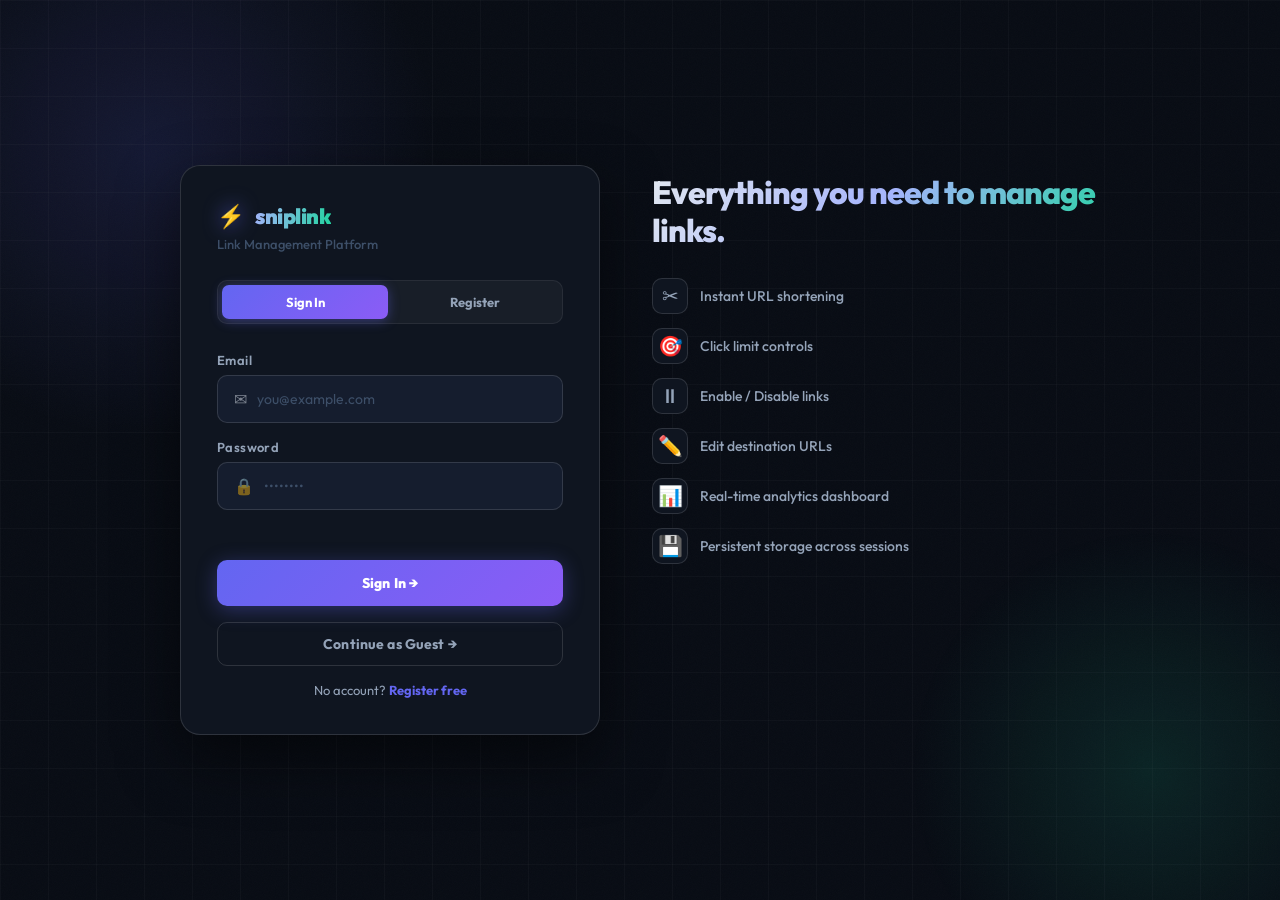
<file: index.html>
<!DOCTYPE html>
<html lang="en">
<head>
  <meta charset="UTF-8"/>
  <meta name="viewport" content="width=device-width, initial-scale=1.0"/>
  <title>sniplink — Link Management Platform</title>
  <link rel="preconnect" href="https://fonts.googleapis.com"/>
  <link href="https://fonts.googleapis.com/css2?family=Outfit:wght@300;400;500;600;700;800;900&family=JetBrains+Mono:wght@400;500;600&display=swap" rel="stylesheet"/>
  <link rel="stylesheet" href="styles.css"/>
</head>
<body>

<div class="noise"></div>
<div class="grid-bg"></div>
<div id="toast"></div>

<!-- ══════════════════════════════════════
     AUTH SCREEN
══════════════════════════════════════ -->
<div id="auth-screen" class="screen active">
  <div class="auth-wrap">

    <div class="auth-card">
      <div class="auth-brand">
        <span class="bolt">⚡</span>
        <span class="brand-name">sniplink</span>
      </div>
      <p class="auth-sub">Link Management Platform</p>

      <div class="auth-tabs">
        <button class="auth-tab active" id="tab-login"    onclick="switchAuthTab('login')">Sign In</button>
        <button class="auth-tab"        id="tab-register" onclick="switchAuthTab('register')">Register</button>
      </div>

      <!-- LOGIN FORM -->
      <div id="form-login" class="auth-form active">
        <div class="fg">
          <label class="fl">Email</label>
          <div class="fw">
            <span class="fi">✉</span>
            <input id="login-email" type="email" placeholder="you@example.com" class="fi-input"
              onkeydown="if(event.key==='Enter')doLogin()"/>
          </div>
        </div>
        <div class="fg">
          <label class="fl">Password</label>
          <div class="fw">
            <span class="fi">🔒</span>
            <input id="login-pass" type="password" placeholder="••••••••" class="fi-input"
              onkeydown="if(event.key==='Enter')doLogin()"/>
          </div>
        </div>
        <div id="login-err" class="form-err"></div>
        <button class="btn-primary full" onclick="doLogin()">Sign In →</button>
        <button class="btn-guest full" onclick="continueAsGuest()">Continue as Guest →</button>
        <p class="auth-switch">No account? <a onclick="switchAuthTab('register')">Register free</a></p>
      </div>

      <!-- REGISTER FORM -->
      <div id="form-register" class="auth-form">
        <div class="fg">
          <label class="fl">Full Name</label>
          <div class="fw">
            <span class="fi">👤</span>
            <input id="reg-name" type="text" placeholder="Your Name" class="fi-input"
              onkeydown="if(event.key==='Enter')doRegister()"/>
          </div>
        </div>
        <div class="fg">
          <label class="fl">Email</label>
          <div class="fw">
            <span class="fi">✉</span>
            <input id="reg-email" type="email" placeholder="you@example.com" class="fi-input"
              onkeydown="if(event.key==='Enter')doRegister()"/>
          </div>
        </div>
        <div class="fg">
          <label class="fl">Password <span class="opt">(min 6 chars)</span></label>
          <div class="fw">
            <span class="fi">🔒</span>
            <input id="reg-pass" type="password" placeholder="••••••••" class="fi-input"
              onkeydown="if(event.key==='Enter')doRegister()"/>
          </div>
        </div>
        <div id="reg-err" class="form-err"></div>
        <button class="btn-primary full" onclick="doRegister()">Create Account →</button>
        <p class="auth-switch">Have an account? <a onclick="switchAuthTab('login')">Sign in</a></p>
      </div>
    </div>

    <div class="auth-promo">
      <h2 class="promo-title">Everything you need to manage links.</h2>
      <div class="promo-list">
        <div class="pf"><span class="pf-icon">✂</span><span>Instant URL shortening</span></div>
        <div class="pf"><span class="pf-icon">🎯</span><span>Click limit controls</span></div>
        <div class="pf"><span class="pf-icon">⏸</span><span>Enable / Disable links</span></div>
        <div class="pf"><span class="pf-icon">✏️</span><span>Edit destination URLs</span></div>
        <div class="pf"><span class="pf-icon">📊</span><span>Real-time analytics dashboard</span></div>
        <div class="pf"><span class="pf-icon">💾</span><span>Persistent storage across sessions</span></div>
      </div>
    </div>

  </div>
</div>

<!-- ══════════════════════════════════════
     BLOCKED / EXPIRED SCREEN
══════════════════════════════════════ -->
<div id="redirect-screen" class="screen">
  <div class="redirect-box">
    <div id="rd-icon" class="rd-icon">🚫</div>
    <h2 id="rd-title" class="rd-title">Link Unavailable</h2>
    <p  id="rd-msg"   class="rd-msg">This link is no longer active.</p>
    <button class="btn-primary" onclick="showScreen('app-screen')">← Back to Dashboard</button>
  </div>
</div>

<!-- ══════════════════════════════════════
     MAIN APP SCREEN
══════════════════════════════════════ -->
<div id="app-screen" class="screen">

  <!-- HEADER -->
  <header class="app-header">
    <div class="hd-brand">
      <span class="bolt">⚡</span>
      <span class="brand-name">sniplink</span>
    </div>
    <nav class="hd-nav">
      <button class="nav-tab" id="nav-dashboard" onclick="switchAppTab('dashboard')">Dashboard</button>
      <button class="nav-tab" id="nav-create"    onclick="switchAppTab('create')">+ New Link</button>
    </nav>
    <div class="hd-right">
      <div class="user-chip">
        <span class="user-av" id="user-av">A</span>
        <span class="user-nm" id="user-nm">User</span>
      </div>
      <button class="btn-logout" onclick="doLogout()">Logout</button>
    </div>
  </header>

  <!-- ── CREATE PANEL ── -->
  <div class="panel" id="panel-create">
    <div class="panel-inner">

      <div class="panel-hero">
        <h1 class="panel-title">Create New Link</h1>
        <p  class="panel-sub">Shorten, control, and track your links with precision.</p>
      </div>

      <div class="create-card">
        <div class="fg">
          <label class="fl">Destination URL <span class="req">*</span></label>
          <div class="fw">
            <span class="fi">🔗</span>
            <input id="c-url" type="text" placeholder="https://your-long-url.com" class="fi-input"
              onkeydown="if(event.key==='Enter')createLink()"/>
          </div>
        </div>
        <div class="two-col">
          <div class="fg">
            <label class="fl">Custom Slug <span class="opt">(optional)</span></label>
            <div class="fw">
              <span class="fi mono-fi">snip/</span>
              <input id="c-slug" type="text" placeholder="my-link" class="fi-input mono-in"/>
            </div>
          </div>
          <div class="fg">
            <label class="fl">Click Limit <span class="opt">(optional)</span></label>
            <div class="fw">
              <span class="fi">🎯</span>
              <input id="c-limit" type="number" min="1" placeholder="e.g. 100" class="fi-input"/>
            </div>
          </div>
        </div>
        <div id="create-err" class="form-err"></div>
        <button class="btn-primary" onclick="createLink()">Generate Short Link →</button>
      </div>

      <!-- Result after creating -->
      <div id="create-result" class="result-card" style="display:none;">
        <div class="result-badge">✓ Link Created!</div>
        <div class="result-url-row">
          <span id="res-url" class="res-url"></span>
          <div class="result-btns">
            <button class="btn-copy-res" id="btn-copy-res" onclick="copyResult()">⎘ Copy</button>
            <button class="btn-visit-res" id="btn-visit-res" onclick="visitResult()">Visit →</button>
          </div>
        </div>
        <div id="res-orig" class="res-orig"></div>
      </div>

    </div>
  </div>

  <!-- ── DASHBOARD PANEL ── -->
  <div class="panel" id="panel-dashboard">
    <div class="panel-inner">

      <!-- Stats -->
      <div class="stats-grid">
        <div class="stat-card">
          <div class="sc-val" id="st-total">0</div>
          <div class="sc-key">Total Links</div>
        </div>
        <div class="stat-card c-green">
          <div class="sc-val" id="st-active">0</div>
          <div class="sc-key">Active</div>
        </div>
        <div class="stat-card c-blue">
          <div class="sc-val" id="st-clicks">0</div>
          <div class="sc-key">Total Clicks</div>
        </div>
        <div class="stat-card c-red">
          <div class="sc-val" id="st-expired">0</div>
          <div class="sc-key">Expired</div>
        </div>
      </div>

      <!-- Toolbar -->
      <div class="dash-toolbar">
        <div class="dt-left">
          <h2 class="dash-title">Your Links</h2>
          <span class="dash-count" id="dash-count">0 links</span>
        </div>
        <div class="dt-right">
          <select class="flt-sel" id="filter-sel" onchange="filterLinks(this.value)">
            <option value="all">All Links</option>
            <option value="active">Active</option>
            <option value="disabled">Disabled</option>
            <option value="expired">Expired</option>
          </select>
          <button class="btn-new" onclick="switchAppTab('create')">+ New</button>
        </div>
      </div>

      <div id="links-list"></div>

    </div>
  </div>

</div><!-- /app-screen -->

<!-- ══════════════════════════════════════
     EDIT MODAL
══════════════════════════════════════ -->
<div id="edit-modal" class="modal-overlay" onclick="closeModal(event)">
  <div class="modal-box">
    <div class="modal-hd">
      <h3 class="modal-title">Edit Link</h3>
      <button class="modal-x" onclick="closeModalDirect()">✕</button>
    </div>
    <input type="hidden" id="edit-code"/>
    <div class="fg">
      <label class="fl">New Destination URL</label>
      <div class="fw">
        <span class="fi">🔗</span>
        <input id="edit-url" type="text" placeholder="https://new-destination.com" class="fi-input"/>
      </div>
    </div>
    <div class="fg">
      <label class="fl">Click Limit <span class="opt">(leave empty = unlimited)</span></label>
      <div class="fw">
        <span class="fi">🎯</span>
        <input id="edit-limit" type="number" min="1" placeholder="e.g. 100" class="fi-input"/>
      </div>
    </div>
    <div id="edit-err" class="form-err"></div>
    <div class="modal-actions">
      <button class="btn-ghost" onclick="closeModalDirect()">Cancel</button>
      <button class="btn-primary" onclick="saveEdit()">Save Changes</button>
    </div>
  </div>
</div>

<!-- ══════════════════════════════════════
     JAVASCRIPT
══════════════════════════════════════ -->
<script>
/* ─────────────────────────────────────────
   CONSTANTS
───────────────────────────────────────── */
const USERS_KEY   = 'sniplink-v2-users';
const SESSION_KEY = 'sniplink-v2-session';
const LINKS_KEY   = 'sniplink-v2-links';
const BASE        = 'https://snip.ly/';
const SHORT_BASE  = 'snip.ly/';

let currentUser  = null;
let allLinks     = [];
let activeFilter = 'all';
let justCreated  = null;

/* ─────────────────────────────────────────
   STORAGE HELPERS
───────────────────────────────────────── */
const getUsers     = ()  => JSON.parse(localStorage.getItem(USERS_KEY)   || '[]');
const saveUsers    = (u) => localStorage.setItem(USERS_KEY,   JSON.stringify(u));
const getSession   = ()  => JSON.parse(localStorage.getItem(SESSION_KEY) || 'null');
const saveSession  = (s) => localStorage.setItem(SESSION_KEY, JSON.stringify(s));
const clearSession = ()  => localStorage.removeItem(SESSION_KEY);

function loadLinks() {
  const all = JSON.parse(localStorage.getItem(LINKS_KEY) || '[]');
  allLinks = currentUser ? all.filter(l => l.owner === currentUser.email) : [];
}
function saveLinks() {
  const all    = JSON.parse(localStorage.getItem(LINKS_KEY) || '[]');
  const others = all.filter(l => l.owner !== currentUser.email);
  localStorage.setItem(LINKS_KEY, JSON.stringify([...others, ...allLinks]));
}

/* ─────────────────────────────────────────
   UTILITIES
───────────────────────────────────────── */
function genCode() {
  const c = 'abcdefghijklmnopqrstuvwxyzABCDEFGHIJKLMNOPQRSTUVWXYZ0123456789';
  return Array.from({length: 6}, () => c[Math.floor(Math.random() * c.length)]).join('');
}
function isUrl(s) {
  try { const u = new URL(s); return u.protocol === 'http:' || u.protocol === 'https:'; }
  catch { return false; }
}
function esc(s) {
  return String(s)
    .replace(/&/g,'&amp;').replace(/</g,'&lt;')
    .replace(/>/g,'&gt;').replace(/"/g,'&quot;');
}
function trunc(s, n) { return s.length > n ? s.slice(0, n) + '…' : s; }
function fmtDate(iso) {
  if (!iso) return '—';
  const d = new Date(iso);
  return d.toLocaleDateString('en-US', {month:'short', day:'numeric', year:'numeric'})
       + ' ' + d.toLocaleTimeString('en-US', {hour:'2-digit', minute:'2-digit'});
}
function timeAgo(iso) {
  if (!iso) return 'Never';
  const m = Math.floor((Date.now() - new Date(iso)) / 60000);
  if (m < 1)  return 'Just now';
  if (m < 60) return `${m}m ago`;
  const h = Math.floor(m / 60);
  if (h < 24) return `${h}h ago`;
  return `${Math.floor(h / 24)}d ago`;
}

/* ─────────────────────────────────────────
   TOAST
───────────────────────────────────────── */
let toastTimer;
function toast(msg, type = 'ok') {
  const el = document.getElementById('toast');
  el.textContent = (type === 'ok' ? '✓ ' : type === 'err' ? '✕ ' : 'ℹ ') + msg;
  el.className = 'show t-' + type;
  clearTimeout(toastTimer);
  toastTimer = setTimeout(() => el.className = '', 2800);
}

/* ─────────────────────────────────────────
   SCREEN MANAGEMENT
───────────────────────────────────────── */
function showScreen(id) {
  document.querySelectorAll('.screen').forEach(s => s.classList.remove('active'));
  document.getElementById(id).classList.add('active');
}

/* ─────────────────────────────────────────
   AUTH TAB SWITCH
───────────────────────────────────────── */
function switchAuthTab(tab) {
  ['login', 'register'].forEach(t => {
    document.getElementById('tab-'  + t).classList.toggle('active', t === tab);
    document.getElementById('form-' + t).classList.toggle('active', t === tab);
  });
  document.getElementById('login-err').textContent = '';
  document.getElementById('reg-err').textContent   = '';
}

/* ─────────────────────────────────────────
   REGISTER
───────────────────────────────────────── */
function doRegister() {
  const name  = document.getElementById('reg-name').value.trim();
  const email = document.getElementById('reg-email').value.trim().toLowerCase();
  const pass  = document.getElementById('reg-pass').value;
  const err   = document.getElementById('reg-err');
  err.textContent = '';

  if (!name)                          return err.textContent = 'Please enter your name.';
  if (!email || !email.includes('@')) return err.textContent = 'Please enter a valid email.';
  if (pass.length < 6)                return err.textContent = 'Password must be at least 6 characters.';

  const users = getUsers();
  const existing = users.find(u => u.email === email);

  if (existing) {
    // If password matches, just log them in
    if (existing.password === btoa(pass)) {
      currentUser = existing;
      saveSession({ email: existing.email, name: existing.name });
      toast('Welcome back, ' + existing.name + '!', 'ok');
      initApp();
      return;
    }
    return err.textContent = 'Wrong password for this email. Try signing in instead.';
  }

  const user = { name, email, password: btoa(pass), createdAt: new Date().toISOString() };
  users.push(user);
  saveUsers(users);
  currentUser = user;
  saveSession({ email: user.email, name: user.name });
  toast('Welcome, ' + name + '!', 'ok');
  initApp();
}

function continueAsGuest() {
  const guestName = 'Guest';
  const guestEmail = 'guest@sniplink.local';
  const users = getUsers();
  let guest = users.find(u => u.email === guestEmail);
  if (!guest) {
    guest = { name: guestName, email: guestEmail, password: btoa('guest123'), createdAt: new Date().toISOString() };
    users.push(guest);
    saveUsers(users);
  }
  currentUser = guest;
  saveSession({ email: guest.email, name: guest.name });
  toast('Continuing as Guest', 'info');
  initApp();
}

/* ─────────────────────────────────────────
   LOGIN
───────────────────────────────────────── */
function doLogin() {
  const email = document.getElementById('login-email').value.trim().toLowerCase();
  const pass  = document.getElementById('login-pass').value;
  const err   = document.getElementById('login-err');
  err.textContent = '';

  if (!email) return err.textContent = 'Please enter your email.';
  if (!pass)  return err.textContent = 'Please enter your password.';

  const user = getUsers().find(u => u.email === email && u.password === btoa(pass));
  if (!user)  return err.textContent = 'Invalid email or password.';

  currentUser = user;
  saveSession({ email: user.email, name: user.name });
  initApp();
}

/* ─────────────────────────────────────────
   LOGOUT
───────────────────────────────────────── */
function doLogout() {
  currentUser  = null;
  allLinks     = [];
  activeFilter = 'all';
  clearSession();
  ['login-email','login-pass','reg-name','reg-email','reg-pass']
    .forEach(id => document.getElementById(id).value = '');
  document.getElementById('login-err').textContent = '';
  document.getElementById('reg-err').textContent   = '';
  switchAuthTab('login');
  showScreen('auth-screen');
  toast('Logged out successfully.', 'info');
}

/* ─────────────────────────────────────────
   INIT APP  (called after login / session restore)
───────────────────────────────────────── */
function initApp() {
  document.getElementById('user-nm').textContent = currentUser.name;
  document.getElementById('user-av').textContent = currentUser.name.charAt(0).toUpperCase();
  loadLinks();
  // Show app screen first so panels exist in DOM
  showScreen('app-screen');
  // Reset both panels to a known state, then activate dashboard
  document.getElementById('panel-create').classList.remove('active');
  document.getElementById('panel-dashboard').classList.remove('active');
  document.getElementById('nav-create').classList.remove('active');
  document.getElementById('nav-dashboard').classList.remove('active');
  switchAppTab('dashboard');
}

/* ─────────────────────────────────────────
   APP TAB SWITCH
───────────────────────────────────────── */
function switchAppTab(tab) {
  ['dashboard', 'create'].forEach(t => {
    document.getElementById('nav-'   + t).classList.toggle('active', t === tab);
    document.getElementById('panel-' + t).classList.toggle('active', t === tab);
  });
  if (tab === 'create') {
    document.getElementById('create-result').style.display = 'none';
    document.getElementById('create-err').textContent      = '';
  }
  if (tab === 'dashboard') renderDashboard();
}

/* ─────────────────────────────────────────
   CREATE LINK
───────────────────────────────────────── */
function createLink() {
  const rawUrl = document.getElementById('c-url').value.trim();
  const slug   = document.getElementById('c-slug').value.trim().replace(/\s+/g, '');
  const limitV = document.getElementById('c-limit').value.trim();
  const errEl  = document.getElementById('create-err');
  errEl.textContent = '';

  if (!rawUrl) return errEl.textContent = 'Please enter a destination URL.';
  const url = /^https?:\/\//i.test(rawUrl) ? rawUrl : 'https://' + rawUrl;
  if (!isUrl(url)) return errEl.textContent = 'Please enter a valid URL (must start with http/https).';

  const limit = limitV ? parseInt(limitV) : null;
  if (limitV && (isNaN(limit) || limit < 1))
    return errEl.textContent = 'Click limit must be a positive number.';

  const allStored = JSON.parse(localStorage.getItem(LINKS_KEY) || '[]');
  const code = slug || genCode();
  if (allStored.find(l => l.code === code))
    return errEl.textContent = slug ? 'That slug is already taken. Try another.' : 'Code collision — please retry.';

  const link = {
    code,
    owner:       currentUser.email,
    original:    url,
    short:       BASE + code,
    clicks:      0,
    limit:       limit,
    enabled:     true,
    createdAt:   new Date().toISOString(),
    lastAccessed: null
  };

  allLinks.unshift(link);
  saveLinks();
  justCreated = code;

  // Show result card
  document.getElementById('res-url').textContent   = SHORT_BASE + code;
  document.getElementById('res-orig').textContent  = '→ ' + trunc(url, 65);
  document.getElementById('btn-copy-res').textContent  = '⎘ Copy';
  document.getElementById('btn-visit-res').textContent = 'Visit →';
  document.getElementById('create-result').style.display = 'flex';

  // Clear inputs
  document.getElementById('c-url').value   = '';
  document.getElementById('c-slug').value  = '';
  document.getElementById('c-limit').value = '';

  toast('Short link created!');
  renderDashboard();
}

function copyResult() {
  const link = allLinks.find(l => l.code === justCreated);
  if (!link) return;
  navigator.clipboard.writeText(link.short).catch(() => {});
  document.getElementById('btn-copy-res').textContent = '✓ Copied';
  setTimeout(() => document.getElementById('btn-copy-res').textContent = '⎘ Copy', 1800);
  toast('Copied to clipboard!');
}

function visitResult() {
  const link = allLinks.find(l => l.code === justCreated);
  if (!link) return;
  if (!link.enabled)   { toast('This link is currently disabled.', 'err'); return; }
  if (isExpired(link)) { toast('This link has reached its click limit.', 'err'); return; }
  link.clicks++;
  link.lastAccessed = new Date().toISOString();
  saveLinks();
  renderDashboard();
  const btn = document.getElementById('btn-visit-res');
  btn.textContent = 'Opening…';
  setTimeout(() => { window.open(link.original, '_blank'); btn.textContent = 'Visit →'; }, 400);
  toast('Opening in new tab!');
}

/* ─────────────────────────────────────────
   LINK STATUS
───────────────────────────────────────── */
function isExpired(l) {
  return l.limit !== null && l.limit !== undefined && l.clicks >= l.limit;
}
function getStatus(l) {
  if (isExpired(l))  return 'expired';
  if (!l.enabled)    return 'disabled';
  return 'active';
}

/* ─────────────────────────────────────────
   VISIT LINK  (from dashboard)
───────────────────────────────────────── */
function visitLink(code) {
  const l = allLinks.find(x => x.code === code);
  if (!l) return;

  if (!l.enabled) {
    showRedirect('🔴', 'Link Disabled', 'This link has been disabled by its owner.');
    return;
  }
  if (isExpired(l)) {
    showRedirect('⏱', 'Click Limit Reached',
      `This link expired after ${l.limit} click${l.limit !== 1 ? 's' : ''}.`);
    return;
  }

  l.clicks++;
  l.lastAccessed = new Date().toISOString();
  saveLinks();
  renderDashboard();

  const btn = document.getElementById('vb-' + code);
  if (btn) { btn.textContent = '…'; setTimeout(() => { if (btn) btn.textContent = 'Visit →'; }, 700); }
  setTimeout(() => window.open(l.original, '_blank'), 300);
  toast(`Opened! (${l.clicks} click${l.clicks !== 1 ? 's' : ''})`);
}

function showRedirect(icon, title, msg) {
  document.getElementById('rd-icon').textContent  = icon;
  document.getElementById('rd-title').textContent = title;
  document.getElementById('rd-msg').textContent   = msg;
  showScreen('redirect-screen');
}

/* ─────────────────────────────────────────
   TOGGLE ENABLE / DISABLE
───────────────────────────────────────── */
function toggleLink(code) {
  const l = allLinks.find(x => x.code === code);
  if (!l) return;
  if (isExpired(l)) { toast('Cannot toggle an expired link.', 'err'); return; }
  l.enabled = !l.enabled;
  saveLinks();
  renderDashboard();
  toast(l.enabled ? 'Link enabled.' : 'Link disabled.', l.enabled ? 'ok' : 'info');
}

/* ─────────────────────────────────────────
   DELETE LINK
───────────────────────────────────────── */
function deleteLink(code) {
  if (!confirm('Delete this link? This cannot be undone.')) return;
  allLinks = allLinks.filter(l => l.code !== code);
  saveLinks();
  renderDashboard();
  toast('Link deleted.', 'err');
}

/* ─────────────────────────────────────────
   COPY LINK  (dashboard)
───────────────────────────────────────── */
function copyLink(code, btn) {
  const l = allLinks.find(x => x.code === code);
  if (!l) return;
  navigator.clipboard.writeText(l.short).catch(() => {});
  const orig = btn.textContent;
  btn.textContent = '✓';
  setTimeout(() => btn.textContent = orig, 1600);
  toast('Copied to clipboard!');
}

/* ─────────────────────────────────────────
   EDIT MODAL
───────────────────────────────────────── */
function openEdit(code) {
  const l = allLinks.find(x => x.code === code);
  if (!l) return;
  document.getElementById('edit-code').value  = code;
  document.getElementById('edit-url').value   = l.original;
  document.getElementById('edit-limit').value = l.limit || '';
  document.getElementById('edit-err').textContent = '';
  document.getElementById('edit-modal').classList.add('open');
}
function closeModal(e) {
  if (e.target === document.getElementById('edit-modal')) closeModalDirect();
}
function closeModalDirect() {
  document.getElementById('edit-modal').classList.remove('open');
}
function saveEdit() {
  const code   = document.getElementById('edit-code').value;
  const rawUrl = document.getElementById('edit-url').value.trim();
  const limitV = document.getElementById('edit-limit').value.trim();
  const errEl  = document.getElementById('edit-err');
  errEl.textContent = '';

  if (!rawUrl) return errEl.textContent = 'Destination URL cannot be empty.';
  const url = /^https?:\/\//i.test(rawUrl) ? rawUrl : 'https://' + rawUrl;
  if (!isUrl(url)) return errEl.textContent = 'Please enter a valid URL.';

  const limit = limitV ? parseInt(limitV) : null;
  if (limitV && (isNaN(limit) || limit < 1))
    return errEl.textContent = 'Click limit must be a positive number.';

  const l = allLinks.find(x => x.code === code);
  if (!l) return;

  l.original = url;
  l.short    = BASE + code;
  l.limit    = limit;
  // If new limit is higher than current clicks, allow re-enabling
  if (limit === null || l.clicks < limit) { /* keep enabled state */ }

  saveLinks();
  renderDashboard();
  closeModalDirect();
  toast('Link updated successfully!');
}

/* ─────────────────────────────────────────
   FILTER
───────────────────────────────────────── */
function filterLinks(val) {
  activeFilter = val;
  renderDashboard();
}

/* ─────────────────────────────────────────
   RENDER DASHBOARD
───────────────────────────────────────── */
function renderDashboard() {
  const totalClicks  = allLinks.reduce((s, l) => s + l.clicks, 0);
  const activeCount  = allLinks.filter(l => getStatus(l) === 'active').length;
  const expiredCount = allLinks.filter(l => isExpired(l)).length;

  document.getElementById('st-total').textContent   = allLinks.length;
  document.getElementById('st-active').textContent  = activeCount;
  document.getElementById('st-clicks').textContent  = totalClicks;
  document.getElementById('st-expired').textContent = expiredCount;

  let filtered = allLinks;
  if (activeFilter === 'active')   filtered = allLinks.filter(l => getStatus(l) === 'active');
  if (activeFilter === 'disabled') filtered = allLinks.filter(l => getStatus(l) === 'disabled');
  if (activeFilter === 'expired')  filtered = allLinks.filter(l => isExpired(l));

  document.getElementById('dash-count').textContent =
    `${filtered.length} link${filtered.length !== 1 ? 's' : ''}`;

  const container = document.getElementById('links-list');
  const maxClicks = Math.max(...allLinks.map(l => l.clicks), 1);

  if (allLinks.length === 0) {
    container.innerHTML = `
      <div class="empty-st">
        <div class="empty-ic">✂</div>
        <div class="empty-tt">No links yet</div>
        <p class="empty-sb">Create your first shortened link to get started.</p>
        <button class="btn-primary" onclick="switchAppTab('create')">+ Create First Link</button>
      </div>`;
    return;
  }

  if (filtered.length === 0) {
    container.innerHTML = `
      <div class="empty-st">
        <div class="empty-ic">🔍</div>
        <div class="empty-tt">No links match this filter</div>
      </div>`;
    return;
  }

  container.innerHTML = filtered.map((l, i) => {
    const st       = getStatus(l);
    const expired  = isExpired(l);
    const pct      = Math.round((l.clicks / maxClicks) * 100);
    const limitPct = l.limit ? Math.min(100, Math.round((l.clicks / l.limit) * 100)) : 0;

    return `
    <div class="lc st-${st}" style="animation-delay:${i * 45}ms">

      <div class="lc-top">
        <div class="lc-left">
          <div class="lc-short-row">
            <span class="lc-short">${esc(SHORT_BASE + l.code)}</span>
            <button class="ic-btn" onclick="copyLink('${esc(l.code)}', this)" title="Copy short link">⎘</button>
            <span class="st-badge bd-${st}">${st}</span>
            ${l.limit ? `<span class="limit-badge">🎯 ${l.clicks}/${l.limit}</span>` : ''}
          </div>
          <div class="lc-orig" title="${esc(l.original)}">${esc(trunc(l.original, 72))}</div>
        </div>
        <div class="lc-right">
          <div class="clicks-block">
            <div class="ck-num">${l.clicks}</div>
            <div class="ck-lbl">click${l.clicks !== 1 ? 's' : ''}</div>
          </div>
        </div>
      </div>

      ${l.limit
        ? `<div class="prog-wrap">
             <div class="prog-fill ${limitPct >= 100 ? 'prog-full' : ''}" style="width:${limitPct}%"></div>
           </div>
           <div class="prog-lbl">${l.clicks} / ${l.limit} clicks used${limitPct >= 100 ? ' — LIMIT REACHED' : ''}</div>`
        : `<div class="prog-wrap">
             <div class="prog-fill prog-neutral" style="width:${pct}%"></div>
           </div>`
      }

      <div class="lc-meta">
        <span class="meta-item">📅 Created: <b>${fmtDate(l.createdAt)}</b></span>
        <span class="meta-item">🕐 Last accessed: <b>${timeAgo(l.lastAccessed)}</b></span>
      </div>

      <div class="lc-actions">
        <button
          class="btn-visit-card ${expired ? 'btn-expired' : ''}"
          id="vb-${esc(l.code)}"
          onclick="visitLink('${esc(l.code)}')"
          ${expired ? 'disabled' : ''}>
          ${expired ? '⏱ Expired' : 'Visit →'}
        </button>
        <button
          class="btn-toggle ${l.enabled && !expired ? 'btn-dis' : 'btn-en'}"
          onclick="toggleLink('${esc(l.code)}')"
          ${expired ? 'disabled' : ''}>
          ${l.enabled && !expired ? 'Disable' : 'Enable'}
        </button>
        <button class="btn-edit-sm"  onclick="openEdit('${esc(l.code)}')">✏ Edit</button>
        <button class="btn-del-sm"   onclick="deleteLink('${esc(l.code)}')">✕ Delete</button>
      </div>

    </div>`;
  }).join('');
}

/* ─────────────────────────────────────────
   BOOT  — restore session or show auth
───────────────────────────────────────── */
function boot() {
  try {
    const session = getSession();
    if (session) {
      const user = getUsers().find(u => u.email === session.email);
      if (user) { currentUser = user; initApp(); return; }
    }
  } catch(e) { console.warn('Session restore failed:', e); }
  showScreen('auth-screen');
}

// Wait for DOM to be fully ready
if (document.readyState === 'loading') {
  document.addEventListener('DOMContentLoaded', boot);
} else {
  boot();
}
</script>
</body>
</html>
</file>
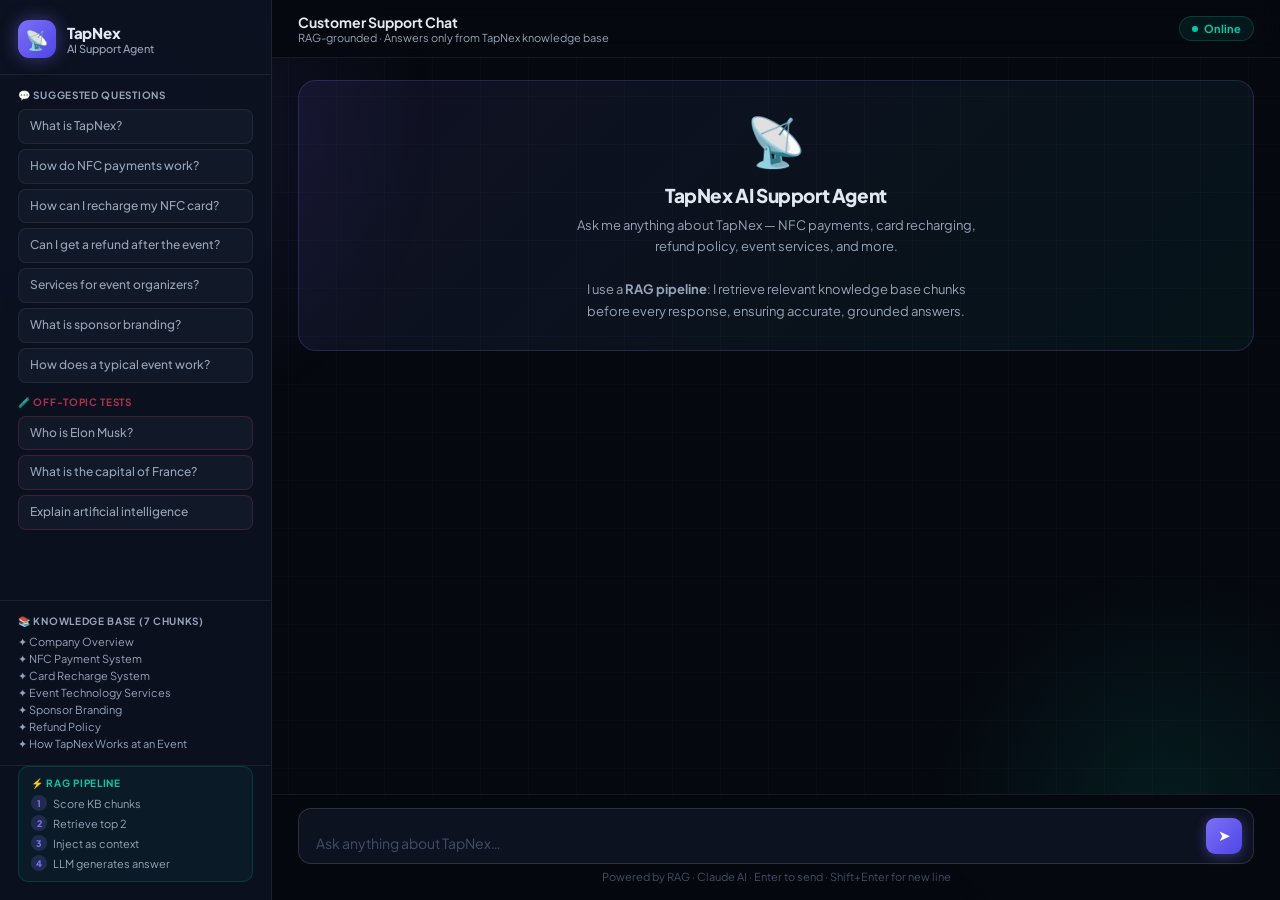
<file: tapnex-support.html>
<!DOCTYPE html>
<html lang="en">
<head>
  <meta charset="UTF-8"/>
  <meta name="viewport" content="width=device-width, initial-scale=1.0"/>
  <title>TapNex — AI Support Agent</title>
  <link rel="preconnect" href="https://fonts.googleapis.com"/>
  <link href="https://fonts.googleapis.com/css2?family=Plus+Jakarta+Sans:wght@300;400;500;600;700;800&family=JetBrains+Mono:wght@400;500&display=swap" rel="stylesheet"/>
  <style>
    *, *::before, *::after { box-sizing: border-box; margin: 0; padding: 0; }

    :root {
      --bg:     #06080f;
      --s1:     #0d1221;
      --s2:     #111827;
      --s3:     #192338;
      --bdr:    rgba(255,255,255,0.07);
      --bdr2:   rgba(255,255,255,0.13);
      --accent: #7C6FF7;
      --cyan:   #00C9A7;
      --red:    #F43F5E;
      --text:   #E2E8F0;
      --t2:     #94A3B8;
      --t3:     #3D4F68;
      --fw:     'Plus Jakarta Sans', sans-serif;
      --mono:   'JetBrains Mono', monospace;
    }

    html, body { height: 100%; font-family: var(--fw); background: var(--bg); color: var(--text); overflow: hidden; }

    .orb1, .orb2 { position: fixed; border-radius: 50%; pointer-events: none; z-index: 0; }
    .orb1 { width: 700px; height: 700px; top: -220px; left: -220px; background: radial-gradient(circle, rgba(124,111,247,0.13) 0%, transparent 62%); }
    .orb2 { width: 550px; height: 550px; bottom: -180px; right: -160px; background: radial-gradient(circle, rgba(0,201,167,0.10) 0%, transparent 62%); }
    .grid-bg {
      position: fixed; inset: 0; z-index: 0; pointer-events: none;
      background-image: linear-gradient(rgba(255,255,255,0.018) 1px, transparent 1px), linear-gradient(90deg, rgba(255,255,255,0.018) 1px, transparent 1px);
      background-size: 48px 48px;
    }

    .app { position: relative; z-index: 2; height: 100vh; display: flex; }

    /* ── SIDEBAR ────────────────────────────── */
    .sidebar {
      width: 272px; flex-shrink: 0;
      background: rgba(13,18,33,0.92); backdrop-filter: blur(12px);
      border-right: 1px solid var(--bdr);
      display: flex; flex-direction: column; overflow: hidden;
    }
    .sb-brand {
      padding: 20px 18px 16px;
      border-bottom: 1px solid var(--bdr);
      display: flex; align-items: center; gap: 11px;
    }
    .sb-icon {
      width: 38px; height: 38px; border-radius: 11px;
      background: linear-gradient(135deg, var(--accent), #4F46E5);
      display: flex; align-items: center; justify-content: center; font-size: 19px;
      box-shadow: 0 0 18px rgba(124,111,247,0.45);
      animation: glow 3s ease-in-out infinite; flex-shrink: 0;
    }
    @keyframes glow { 0%,100%{box-shadow:0 0 12px rgba(124,111,247,0.4);} 50%{box-shadow:0 0 28px rgba(124,111,247,0.75);} }
    .sb-name { font-size: 15px; font-weight: 800; letter-spacing: -0.3px; }
    .sb-sub  { font-size: 11px; color: var(--t2); font-weight: 500; }

    .sb-section { padding: 14px 18px; border-bottom: 1px solid var(--bdr); }
    .sb-label   { font-size: 10px; font-weight: 700; color: var(--t2); text-transform: uppercase; letter-spacing: 0.07em; margin-bottom: 8px; }

    .sug-btn {
      display: block; width: 100%; text-align: left;
      padding: 8px 11px; background: var(--s2);
      border: 1px solid var(--bdr); border-radius: 8px;
      color: var(--t2); font-family: var(--fw); font-size: 12px; font-weight: 500;
      cursor: pointer; margin-bottom: 5px; line-height: 1.4;
      transition: 0.16s ease;
    }
    .sug-btn:hover { background: rgba(124,111,247,0.13); border-color: rgba(124,111,247,0.35); color: var(--text); }
    .sug-btn.off-topic { border-color: rgba(244,63,94,0.2); }
    .sug-btn.off-topic:hover { background: rgba(244,63,94,0.08); border-color: rgba(244,63,94,0.4); color: #FDA4AF; }

    .kb-list { display: flex; flex-direction: column; gap: 3px; }
    .kb-item { font-size: 11px; color: var(--t2); display: flex; align-items: center; gap: 5px; }

    .rag-info {
      margin: 0 18px 18px;
      background: rgba(0,201,167,0.06);
      border: 1px solid rgba(0,201,167,0.18);
      border-radius: 10px; padding: 10px 12px;
    }
    .rag-title { font-size: 10px; font-weight: 700; color: var(--cyan); text-transform: uppercase; letter-spacing: 0.07em; margin-bottom: 6px; }
    .rag-steps { display: flex; flex-direction: column; gap: 4px; }
    .rag-step-item { font-size: 11px; color: var(--t2); display: flex; align-items: center; gap: 6px; }
    .step-num { width: 16px; height: 16px; border-radius: 50%; background: rgba(124,111,247,0.2); display: flex; align-items: center; justify-content: center; font-size: 9px; font-weight: 800; color: var(--accent); flex-shrink: 0; }

    /* ── CHAT ───────────────────────────────── */
    .chat-col { flex: 1; min-width: 0; display: flex; flex-direction: column; }

    .chat-hd {
      padding: 13px 26px;
      background: rgba(6,8,15,0.88); backdrop-filter: blur(12px);
      border-bottom: 1px solid var(--bdr);
      display: flex; align-items: center; justify-content: space-between;
      flex-shrink: 0;
    }
    .ch-title { font-size: 14px; font-weight: 700; }
    .ch-sub   { font-size: 11px; color: var(--t2); }
    .live-pill {
      display: flex; align-items: center; gap: 6px;
      background: rgba(0,201,167,0.09); border: 1px solid rgba(0,201,167,0.22);
      border-radius: 20px; padding: 5px 12px;
      font-size: 11px; color: var(--cyan); font-weight: 700;
    }
    .live-dot { width: 6px; height: 6px; border-radius: 50%; background: var(--cyan); animation: blink 2s ease-in-out infinite; }
    @keyframes blink { 0%,100%{opacity:1;} 50%{opacity:0.3;} }

    .chat-msgs {
      flex: 1; overflow-y: auto; padding: 22px 26px;
      display: flex; flex-direction: column; gap: 16px;
      scrollbar-width: thin; scrollbar-color: var(--s3) transparent;
    }
    .chat-msgs::-webkit-scrollbar { width: 4px; }
    .chat-msgs::-webkit-scrollbar-thumb { background: var(--s3); border-radius: 4px; }

    /* Welcome */
    .welcome {
      background: linear-gradient(135deg, rgba(124,111,247,0.09), rgba(0,201,167,0.06));
      border: 1px solid rgba(124,111,247,0.22); border-radius: 18px; padding: 28px;
      text-align: center; animation: fadeUp 0.5s ease;
    }
    .w-emoji { font-size: 48px; display: block; margin-bottom: 12px; }
    .w-title { font-size: 19px; font-weight: 800; letter-spacing: -0.4px; margin-bottom: 8px; }
    .w-desc  { color: var(--t2); font-size: 13px; line-height: 1.65; max-width: 400px; margin: 0 auto; }

    /* Messages */
    @keyframes fadeUp { from{opacity:0;transform:translateY(8px);} to{opacity:1;transform:translateY(0);} }
    .msg { display: flex; gap: 10px; animation: fadeUp 0.28s ease; }
    .msg.user { flex-direction: row-reverse; }

    .msg-av {
      width: 32px; height: 32px; border-radius: 9px; flex-shrink: 0;
      display: flex; align-items: center; justify-content: center; font-size: 14px;
    }
    .msg.user .msg-av { background: linear-gradient(135deg, var(--accent), #4F46E5); }
    .msg.bot  .msg-av { background: var(--s3); border: 1px solid var(--bdr2); }

    .msg-body { display: flex; flex-direction: column; gap: 5px; max-width: 74%; }
    .msg.user .msg-body { align-items: flex-end; }

    .bubble {
      padding: 12px 15px; border-radius: 15px;
      font-size: 13.5px; line-height: 1.68;
    }
    .msg.user .bubble { background: linear-gradient(135deg, var(--accent), #4F46E5); color: #fff; border-bottom-right-radius: 4px; }
    .msg.bot  .bubble { background: var(--s1); border: 1px solid var(--bdr2); color: var(--text); border-bottom-left-radius: 4px; }
    .msg.err  .bubble { background: rgba(244,63,94,0.07); border-color: rgba(244,63,94,0.2); color: #FDA4AF; }

    .msg-meta { font-size: 10px; color: var(--t3); }

    .chips { display: flex; flex-wrap: wrap; gap: 4px; }
    .chip {
      padding: 3px 9px; border-radius: 20px; font-size: 10px; font-weight: 700;
      background: rgba(0,201,167,0.08); color: var(--cyan); border: 1px solid rgba(0,201,167,0.18);
    }

    .ctx-box {
      background: rgba(0,201,167,0.04); border: 1px solid rgba(0,201,167,0.13);
      border-radius: 8px; padding: 8px 11px; margin-top: 3px;
    }
    .ctx-lbl  { font-size: 10px; font-weight: 700; color: var(--cyan); text-transform: uppercase; letter-spacing: 0.07em; margin-bottom: 3px; }
    .ctx-text { font-family: var(--mono); font-size: 10.5px; color: var(--t2); line-height: 1.55; }

    /* Thinking */
    .thinking { display: flex; align-items: center; gap: 8px; color: var(--t2); font-size: 12.5px; font-style: italic; }
    .dots span {
      display: inline-block; width: 6px; height: 6px; border-radius: 50%; background: var(--cyan); margin: 0 2px;
      animation: db 1.1s ease-in-out infinite;
    }
    .dots span:nth-child(2) { animation-delay: 0.18s; }
    .dots span:nth-child(3) { animation-delay: 0.36s; }
    @keyframes db { 0%,80%,100%{transform:scale(0.5);opacity:0.35;} 40%{transform:scale(1.1);opacity:1;} }

    /* ── INPUT ──────────────────────────────── */
    .input-bar {
      padding: 13px 26px 17px;
      background: rgba(6,8,15,0.9); backdrop-filter: blur(12px);
      border-top: 1px solid var(--bdr); flex-shrink: 0;
    }
    .input-row {
      display: flex; align-items: flex-end; gap: 9px;
      background: var(--s1); border: 1.5px solid var(--bdr2);
      border-radius: 13px; padding: 9px 11px 9px 17px;
      transition: border-color 0.2s, box-shadow 0.2s;
    }
    .input-row:focus-within { border-color: var(--accent); box-shadow: 0 0 0 3px rgba(124,111,247,0.12); }
    #msg-input {
      flex: 1; background: transparent; border: none; outline: none;
      color: var(--text); font-family: var(--fw); font-size: 14px;
      resize: none; max-height: 110px; line-height: 1.5; scrollbar-width: none;
    }
    #msg-input::placeholder { color: var(--t3); }
    #msg-input::-webkit-scrollbar { display: none; }
    .btn-send {
      width: 36px; height: 36px; border-radius: 9px; flex-shrink: 0;
      background: linear-gradient(135deg, var(--accent), #4F46E5);
      border: none; color: #fff; font-size: 15px; cursor: pointer;
      display: flex; align-items: center; justify-content: center;
      box-shadow: 0 2px 12px rgba(124,111,247,0.4); transition: 0.18s ease;
    }
    .btn-send:hover    { transform: translateY(-1px); box-shadow: 0 4px 18px rgba(124,111,247,0.6); }
    .btn-send:disabled { opacity: 0.35; cursor: not-allowed; transform: none; box-shadow: none; }
    .input-hint { font-size: 11px; color: var(--t3); text-align: center; margin-top: 6px; }

    @media (max-width: 700px) {
      .sidebar { display: none; }
      .chat-msgs, .input-bar, .chat-hd { padding-left: 15px; padding-right: 15px; }
    }
  </style>
</head>
<body>
<div class="orb1"></div>
<div class="orb2"></div>
<div class="grid-bg"></div>

<div class="app">

  <!-- SIDEBAR -->
  <aside class="sidebar">
    <div class="sb-brand">
      <div class="sb-icon">📡</div>
      <div>
        <div class="sb-name">TapNex</div>
        <div class="sb-sub">AI Support Agent</div>
      </div>
    </div>

    <div class="sb-section" style="flex:1;overflow-y:auto;">
      <div class="sb-label">💬 Suggested Questions</div>
      <button class="sug-btn" onclick="ask('What is TapNex?')">What is TapNex?</button>
      <button class="sug-btn" onclick="ask('How do NFC payments work?')">How do NFC payments work?</button>
      <button class="sug-btn" onclick="ask('How can I recharge my NFC card?')">How can I recharge my NFC card?</button>
      <button class="sug-btn" onclick="ask('Can I get a refund after the event?')">Can I get a refund after the event?</button>
      <button class="sug-btn" onclick="ask('What services does TapNex provide to organizers?')">Services for event organizers?</button>
      <button class="sug-btn" onclick="ask('What is sponsor branding at TapNex?')">What is sponsor branding?</button>
      <button class="sug-btn" onclick="ask('How does TapNex work at a typical event step by step?')">How does a typical event work?</button>
      <div style="height:8px;"></div>
      <div class="sb-label" style="color:var(--red);opacity:0.7;">🧪 Off-Topic Tests</div>
      <button class="sug-btn off-topic" onclick="ask('Who is Elon Musk?')">Who is Elon Musk?</button>
      <button class="sug-btn off-topic" onclick="ask('What is the capital of France?')">What is the capital of France?</button>
      <button class="sug-btn off-topic" onclick="ask('Explain artificial intelligence')">Explain artificial intelligence</button>
    </div>

    <div class="sb-section">
      <div class="sb-label">📚 Knowledge Base (7 Chunks)</div>
      <div class="kb-list">
        <div class="kb-item">✦ Company Overview</div>
        <div class="kb-item">✦ NFC Payment System</div>
        <div class="kb-item">✦ Card Recharge System</div>
        <div class="kb-item">✦ Event Technology Services</div>
        <div class="kb-item">✦ Sponsor Branding</div>
        <div class="kb-item">✦ Refund Policy</div>
        <div class="kb-item">✦ How TapNex Works at an Event</div>
      </div>
    </div>

    <div class="rag-info">
      <div class="rag-title">⚡ RAG Pipeline</div>
      <div class="rag-steps">
        <div class="rag-step-item"><span class="step-num">1</span>Score KB chunks</div>
        <div class="rag-step-item"><span class="step-num">2</span>Retrieve top 2</div>
        <div class="rag-step-item"><span class="step-num">3</span>Inject as context</div>
        <div class="rag-step-item"><span class="step-num">4</span>LLM generates answer</div>
      </div>
    </div>
  </aside>

  <!-- CHAT -->
  <div class="chat-col">
    <div class="chat-hd">
      <div>
        <div class="ch-title">Customer Support Chat</div>
        <div class="ch-sub">RAG-grounded · Answers only from TapNex knowledge base</div>
      </div>
      <div class="live-pill"><span class="live-dot"></span>Online</div>
    </div>

    <div class="chat-msgs" id="chat-msgs">
      <div class="welcome" id="welcome">
        <span class="w-emoji">📡</span>
        <div class="w-title">TapNex AI Support Agent</div>
        <div class="w-desc">
          Ask me anything about TapNex — NFC payments, card recharging, refund policy, event services, and more.<br/><br/>
          I use a <strong>RAG pipeline</strong>: I retrieve relevant knowledge base chunks before every response, ensuring accurate, grounded answers.
        </div>
      </div>
    </div>

    <div class="input-bar">
      <div class="input-row">
        <textarea id="msg-input" rows="1"
          placeholder="Ask anything about TapNex…"
          onkeydown="handleKey(event)"
          oninput="autoResize(this)"></textarea>
        <button class="btn-send" id="btn-send" onclick="sendMessage()">➤</button>
      </div>
      <div class="input-hint">Powered by RAG · Claude AI · Enter to send · Shift+Enter for new line</div>
    </div>
  </div>

</div>

<script>
/* ═══════════════════════════════════════════════════
   TAPNEX KNOWLEDGE BASE — 7 retrievable chunks
═══════════════════════════════════════════════════ */
const KB = [
  {
    id: "overview",
    topic: "Company Overview",
    content: `TapNex is an event technology platform that provides NFC-based payment systems and event infrastructure for events such as college fests, concerts, exhibitions, and conferences. TapNex enables cashless transactions at events using NFC cards or wristbands. Attendees can recharge their cards and use them to make payments at stalls or outlets during the event. The system helps organizers manage payments, access control, ticketing, and event operations efficiently.`,
    keywords: ["tapnex","what is tapnex","about tapnex","company","overview","introduction","platform","nfc","event technology","college fest","concert","exhibition","conference","cashless","who are you","tell me about"]
  },
  {
    id: "nfc_payments",
    topic: "NFC Payment System",
    content: `TapNex allows attendees to make payments using NFC cards or wristbands. Users simply tap their card at a payment device installed at event stalls to complete a transaction instantly. This system eliminates the need for cash transactions at the event. The NFC-based system makes purchases fast, secure, and cashless across all participating outlets.`,
    keywords: ["nfc","payment","pay","tap","card","wristband","cashless","transaction","purchase","stall","device","how to pay","payment device","contactless","how does payment work","make payment"]
  },
  {
    id: "recharge",
    topic: "Card Recharge System",
    content: `Users must recharge their NFC cards before making purchases. Recharge is done at top-up counters located inside the event venue. Supported recharge methods include Cash and UPI. Once recharged, the card balance can be used for purchases across all participating outlets at the event.`,
    keywords: ["recharge","top-up","topup","balance","add money","load","cash","upi","payment method","counter","how to recharge","refill","wallet","credit","add funds","load money","top up"]
  },
  {
    id: "services",
    topic: "Event Technology Services",
    content: `In addition to payments, TapNex provides several event management tools including: Ticketing systems, Entry and exit management, Stall management, Volunteer management, and Payment analytics for organizers. These tools help organizers manage events efficiently. TapNex serves as a comprehensive event infrastructure solution for organizers.`,
    keywords: ["services","ticketing","entry","exit","stall management","volunteer","analytics","organizer","tools","infrastructure","event management","features","what does tapnex offer","organiser","ticket","access control"]
  },
  {
    id: "sponsor",
    topic: "Sponsor Branding",
    content: `TapNex provides branding opportunities for event sponsors. Examples include sponsor-branded recharge counters and sponsor-branded NFC cards. For example, a recharge counter may be branded as "Zomato Recharge Zone". This helps sponsors gain visibility during events and creates marketing opportunities at the point of transaction.`,
    keywords: ["sponsor","branding","brand","zomato","recharge zone","marketing","visibility","advertise","partner","sponsor branding","sponsorship","branded cards","branded counter"]
  },
  {
    id: "refund",
    topic: "Refund Policy",
    content: `TapNex NFC cards do not allow refunds or balance transfers after the event ends. Any unused balance remaining on the card cannot be withdrawn or transferred after the event. Users should plan their spending accordingly to avoid unused balance on their NFC card.`,
    keywords: ["refund","return","money back","balance","transfer","unused","withdraw","policy","after event","leftover","can i get refund","refund policy","balance transfer","get money back","unused balance"]
  },
  {
    id: "event_example",
    topic: "How TapNex Works at an Event",
    content: `At a typical event using TapNex: First, attendees receive an NFC card or wristband at entry. Second, they recharge their card at a designated recharge counter inside the venue. Third, they tap their card at stalls to make purchases instantly. Fourth, vendors receive payments through the TapNex system. This enables faster and completely cashless transactions across the entire event.`,
    keywords: ["how it works","process","steps","event","attendee","vendor","workflow","example","use case","wristband","step by step","typical event","how tapnex works","usage","how does it work","event flow"]
  }
];

/* ═══════════════════════════════════════════════════
   RAG RETRIEVAL ENGINE
═══════════════════════════════════════════════════ */
function scoreChunk(query, chunk) {
  const q = query.toLowerCase();
  const qWords = q.replace(/[^a-z0-9\s]/g,' ').split(/\s+/).filter(w => w.length > 1);
  let score = 0;

  for (const kw of chunk.keywords) {
    if (q.includes(kw))            score += 8;  // full phrase match
    else if (kw.split(' ').some(w => w.length > 2 && q.includes(w))) score += 2;
  }
  const cWords = chunk.content.toLowerCase().replace(/[^a-z0-9\s]/g,' ').split(/\s+/);
  for (const w of qWords) {
    if (cWords.includes(w))                      score += 1;
    if (chunk.topic.toLowerCase().includes(w))   score += 3;
  }
  return score;
}

function retrieve(query, topK = 2) {
  return KB
    .map(c => ({ c, s: scoreChunk(query, c) }))
    .filter(x => x.s > 0)
    .sort((a, b) => b.s - a.s)
    .slice(0, topK)
    .map(x => x.c);
}

function isRelated(query, chunks) {
  const total = KB.reduce((s, c) => s + scoreChunk(query, c), 0);
  return chunks.length > 0 && total >= 3;
}

/* ═══════════════════════════════════════════════════
   CLAUDE API  (no key needed — handled by platform)
═══════════════════════════════════════════════════ */
async function callClaude(systemPrompt, userMsg, history) {
  const messages = [
    ...history.slice(-8),
    { role: 'user', content: userMsg }
  ];

  const response = await fetch('https://api.anthropic.com/v1/messages', {
    method: 'POST',
    headers: { 'Content-Type': 'application/json' },
    body: JSON.stringify({
      model: 'claude-sonnet-4-20250514',
      max_tokens: 512,
      system: systemPrompt,
      messages
    })
  });

  if (!response.ok) {
    const err = await response.json().catch(() => ({}));
    throw new Error(err?.error?.message || `API error ${response.status}`);
  }
  const data = await response.json();
  return data.content?.find(b => b.type === 'text')?.text?.trim() || 'No response received.';
}

/* ═══════════════════════════════════════════════════
   STATE
═══════════════════════════════════════════════════ */
let busy    = false;
let history = [];

/* ═══════════════════════════════════════════════════
   SEND MESSAGE — RAG PIPELINE
═══════════════════════════════════════════════════ */
async function sendMessage(override) {
  if (busy) return;
  const input = document.getElementById('msg-input');
  const text  = (override || input.value).trim();
  if (!text) return;

  const wc = document.getElementById('welcome');
  if (wc) wc.remove();

  if (!override) { input.value = ''; autoResize(input); }

  addUserMsg(text);
  busy = true;
  document.getElementById('btn-send').disabled = true;

  const tid = addThinking();

  try {
    // ── STEP 1: RETRIEVE ──────────────────────
    const chunks  = retrieve(text, 2);
    const related = isRelated(text, chunks);

    let response, sources = [], snippet = '';

    if (!related) {
      // Off-topic: skip LLM entirely
      response = "I'm sorry, I couldn't find that information in the TapNex documentation. I can only assist with questions related to TapNex — such as NFC payments, card recharging, event services, refund policy, and sponsor branding.";

    } else {
      // ── STEP 2: BUILD CONTEXT ────────────────
      const context = chunks.map(c => `[${c.topic}]\n${c.content}`).join('\n\n---\n\n');
      sources  = chunks.map(c => c.topic);
      snippet  = chunks[0]?.content?.slice(0, 200) || '';

      const systemPrompt =
`You are a friendly and professional customer support agent for TapNex, an event technology company.

STRICT RULES — follow these exactly:
1. Answer ONLY using the TapNex Knowledge Base context provided below.
2. Do NOT use any external knowledge or information not in the context.
3. If the answer is not in the context, reply: "I'm sorry, I couldn't find that information in the TapNex documentation."
4. Be concise, clear, and helpful. Use plain language suitable for a customer.
5. Do not mention that you are using a knowledge base or that you are an AI.

TapNex Knowledge Base:
${context}`;

      // ── STEP 3: GENERATE ─────────────────────
      response = await callClaude(systemPrompt, text, history);

      // ── STEP 4: POST-FILTER ───────────────────
      const low = response.toLowerCase();
      const grounded =
        low.includes('tapnex') || low.includes('nfc') || low.includes('card') ||
        low.includes('recharge') || low.includes('event') || low.includes('stall') ||
        low.includes('refund') || low.includes("i'm sorry") || low.includes("i couldn't");
      if (!grounded && response.length > 80) {
        response = "I'm sorry, I couldn't find that information in the TapNex documentation.";
        sources = []; snippet = '';
      }
    }

    removeThinking(tid);
    addBotMsg(response, sources, snippet, false);

    history.push({ role: 'user',      content: text });
    history.push({ role: 'assistant', content: response });

  } catch (err) {
    removeThinking(tid);
    addBotMsg(`⚠️ ${err.message}`, [], '', true);
  }

  busy = false;
  document.getElementById('btn-send').disabled = false;
  if (!override) document.getElementById('msg-input').focus();
}

function ask(text) { sendMessage(text); }

/* ═══════════════════════════════════════════════════
   RENDER
═══════════════════════════════════════════════════ */
function now() {
  return new Date().toLocaleTimeString('en-US', { hour: '2-digit', minute: '2-digit' });
}
function esc(s) {
  return String(s).replace(/&/g,'&amp;').replace(/</g,'&lt;').replace(/>/g,'&gt;').replace(/"/g,'&quot;');
}
function fmt(t) {
  return esc(t).replace(/\*\*(.*?)\*\*/g,'<strong>$1</strong>').replace(/\n/g,'<br/>');
}
function scroll() {
  const a = document.getElementById('chat-msgs');
  requestAnimationFrame(() => a.scrollTop = a.scrollHeight);
}

function addUserMsg(text) {
  const area = document.getElementById('chat-msgs');
  const d = document.createElement('div');
  d.className = 'msg user';
  d.innerHTML = `
    <div class="msg-av">👤</div>
    <div class="msg-body">
      <div class="bubble">${esc(text)}</div>
      <div class="msg-meta">${now()}</div>
    </div>`;
  area.appendChild(d); scroll();
}

function addThinking() {
  const area = document.getElementById('chat-msgs');
  const id   = 'tk-' + Date.now();
  const d    = document.createElement('div');
  d.className = 'msg bot'; d.id = id;
  d.innerHTML = `
    <div class="msg-av">📡</div>
    <div class="msg-body">
      <div class="bubble">
        <div class="thinking">
          <span class="dots"><span></span><span></span><span></span></span>
          Searching knowledge base…
        </div>
      </div>
    </div>`;
  area.appendChild(d); scroll();
  return id;
}

function removeThinking(id) {
  const el = document.getElementById(id);
  if (el) el.remove();
}

function addBotMsg(text, sources, snippet, isErr) {
  const area = document.getElementById('chat-msgs');
  const d    = document.createElement('div');
  d.className = 'msg bot' + (isErr ? ' err' : '');

  const chipsHtml = sources.length
    ? `<div class="chips">${sources.map(s => `<span class="chip">📚 ${esc(s)}</span>`).join('')}</div>`
    : '';
  const ctxHtml = snippet && !isErr
    ? `<div class="ctx-box"><div class="ctx-lbl">🔍 Retrieved Context</div><div class="ctx-text">${esc(snippet)}…</div></div>`
    : '';

  d.innerHTML = `
    <div class="msg-av">📡</div>
    <div class="msg-body">
      <div class="bubble">${fmt(text)}</div>
      ${chipsHtml}
      ${ctxHtml}
      <div class="msg-meta">${now()} · ${sources.length ? 'RAG · ' + sources.length + ' chunk(s) retrieved' : 'No KB match — fallback'}</div>
    </div>`;
  area.appendChild(d); scroll();
}

function handleKey(e) {
  if (e.key === 'Enter' && !e.shiftKey) { e.preventDefault(); sendMessage(); }
}
function autoResize(el) {
  el.style.height = 'auto';
  el.style.height = Math.min(el.scrollHeight, 110) + 'px';
}
</script>
</body>
</html>
</file>
<file: styles.css>
@import url('https://fonts.googleapis.com/css2?family=Outfit:wght@300;400;500;600;700;800;900&family=JetBrains+Mono:wght@400;500;600&display=swap');

/* ── Reset & Variables ───────────────────── */
*, *::before, *::after { box-sizing: border-box; margin: 0; padding: 0; }

:root {
  --bg:       #080c14;
  --s1:       #0f1520;
  --s2:       #151d2e;
  --s3:       #1a2438;
  --border:   rgba(255,255,255,0.07);
  --border2:  rgba(255,255,255,0.13);
  --accent:   #6366f1;
  --green:    #22d3a0;
  --red:      #f43f5e;
  --yellow:   #f59e0b;
  --blue:     #60a5fa;
  --text:     #e2e8f0;
  --text2:    #94a3b8;
  --text3:    #3d4f68;
  --fw:       'Outfit', sans-serif;
  --mono:     'JetBrains Mono', monospace;
  --r:        14px;
  --r2:       10px;
  --tr:       0.18s ease;
}

html { scroll-behavior: smooth; }
body {
  font-family: var(--fw);
  background: var(--bg);
  color: var(--text);
  min-height: 100vh;
  overflow-x: hidden;
}

/* ── Background effects ──────────────────── */
.noise {
  position: fixed; inset: 0; pointer-events: none; z-index: 0; opacity: 0.025;
  background-image: url("data:image/svg+xml,%3Csvg viewBox='0 0 256 256' xmlns='http://www.w3.org/2000/svg'%3E%3Cfilter id='n'%3E%3CfeTurbulence type='fractalNoise' baseFrequency='0.9' numOctaves='4' stitchTiles='stitch'/%3E%3C/filter%3E%3Crect width='100%25' height='100%25' filter='url(%23n)'/%3E%3C/svg%3E");
  background-size: 200px;
}
.grid-bg {
  position: fixed; inset: 0; z-index: 0; pointer-events: none;
  background-image:
    linear-gradient(rgba(255,255,255,0.022) 1px, transparent 1px),
    linear-gradient(90deg, rgba(255,255,255,0.022) 1px, transparent 1px);
  background-size: 48px 48px;
}
body::before, body::after {
  content: ''; position: fixed; border-radius: 50%; pointer-events: none; z-index: 0;
}
body::before {
  width: 600px; height: 600px; top: -150px; left: -150px;
  background: radial-gradient(circle, rgba(99,102,241,0.14) 0%, transparent 68%);
}
body::after {
  width: 500px; height: 500px; bottom: -120px; right: -120px;
  background: radial-gradient(circle, rgba(34,211,160,0.12) 0%, transparent 68%);
}

/* ── Toast ───────────────────────────────── */
#toast {
  position: fixed; top: 22px; left: 50%;
  transform: translateX(-50%) translateY(-90px);
  padding: 10px 24px; border-radius: 40px;
  font-size: 13px; font-weight: 700; letter-spacing: .02em;
  z-index: 9999; white-space: nowrap; opacity: 0;
  transition: transform .3s cubic-bezier(.34,1.56,.64,1), opacity .3s;
}
#toast.show { transform: translateX(-50%) translateY(0); opacity: 1; }
#toast.t-ok   { background: var(--green);  color: #04211a; box-shadow: 0 4px 24px rgba(34,211,160,.4); }
#toast.t-err  { background: var(--red);    color: #fff;    box-shadow: 0 4px 24px rgba(244,63,94,.4); }
#toast.t-info { background: var(--accent); color: #fff;    box-shadow: 0 4px 24px rgba(99,102,241,.4); }

/* ── Screens ─────────────────────────────── */
.screen { display: none; position: relative; z-index: 2; min-height: 100vh; }
.screen.active { display: flex; flex-direction: column; }

/* ── Shared form components ──────────────── */
.bolt {
  font-size: 1.4em;
  filter: drop-shadow(0 0 10px rgba(99,102,241,.8));
  animation: bolt-pulse 2.4s ease-in-out infinite;
}
@keyframes bolt-pulse {
  0%,100% { filter: drop-shadow(0 0 6px rgba(99,102,241,.5)); }
  50%      { filter: drop-shadow(0 0 18px rgba(99,102,241,1)); }
}
.brand-name {
  font-weight: 900; font-size: 1.35em;
  background: linear-gradient(100deg, #a5b4fc, #22d3a0);
  -webkit-background-clip: text; -webkit-text-fill-color: transparent;
  letter-spacing: -0.5px;
}

.fg  { display: flex; flex-direction: column; gap: 7px; }
.fl  { font-size: 13px; font-weight: 600; color: var(--text2); letter-spacing: .03em; }
.fw  {
  display: flex; align-items: center;
  background: var(--s2); border: 1.5px solid var(--border2);
  border-radius: var(--r2); padding: 0 16px;
  transition: border-color var(--tr), box-shadow var(--tr);
}
.fw:focus-within {
  border-color: var(--accent);
  box-shadow: 0 0 0 3px rgba(99,102,241,.2);
}
.fi         { font-size: 16px; margin-right: 10px; opacity: .5; flex-shrink: 0; }
.fi-input   {
  flex: 1; background: transparent; border: none; outline: none;
  color: var(--text); font-family: var(--fw); font-size: 14px; padding: 14px 0;
}
.fi-input::placeholder { color: var(--text3); }
.mono-fi    { font-family: var(--mono); font-size: 12px; font-weight: 600; color: var(--accent); opacity: 1; }
.mono-in    { font-family: var(--mono); font-size: 13px; }
.req        { color: var(--red); margin-left: 2px; }
.opt        { color: var(--text3); font-weight: 400; font-size: 11px; }
.form-err   { color: var(--red); font-size: 12px; font-weight: 600; min-height: 18px; }
.form-err:not(:empty) { animation: shake .3s ease; }
@keyframes shake {
  0%,100% { transform: translateX(0); }
  25%     { transform: translateX(-5px); }
  75%     { transform: translateX(5px); }
}

/* ── Buttons ─────────────────────────────── */
.btn-primary {
  padding: 14px 26px;
  background: linear-gradient(135deg, var(--accent), #8b5cf6);
  border: none; border-radius: var(--r2);
  color: #fff; font-family: var(--fw); font-size: 14px; font-weight: 800;
  cursor: pointer; letter-spacing: .01em; white-space: nowrap;
  box-shadow: 0 4px 20px rgba(99,102,241,.35);
  transition: transform var(--tr), box-shadow var(--tr);
}
.btn-primary:hover  { transform: translateY(-2px); box-shadow: 0 8px 30px rgba(99,102,241,.5); }
.btn-primary:active { transform: translateY(0); }
.btn-primary.full   { width: 100%; }

.btn-ghost {
  padding: 12px 22px;
  background: rgba(255,255,255,.06); border: 1px solid var(--border2);
  border-radius: var(--r2); color: var(--text2);
  font-family: var(--fw); font-size: 14px; font-weight: 600;
  cursor: pointer; transition: var(--tr);
}
.btn-ghost:hover { background: rgba(255,255,255,.1); color: var(--text); }

/* ══════════════════════════════════════════
   AUTH SCREEN
══════════════════════════════════════════ */
#auth-screen { align-items: center; justify-content: center; padding: 40px 20px; }
.auth-wrap   { display: flex; gap: 52px; align-items: flex-start; max-width: 920px; width: 100%; }

.auth-card {
  flex: 0 0 420px;
  background: var(--s1); border: 1px solid var(--border2); border-radius: 20px;
  padding: 36px; box-shadow: 0 24px 60px rgba(0,0,0,.5);
}
.auth-brand { display: flex; align-items: center; gap: 10px; margin-bottom: 6px; }
.auth-sub   { color: var(--text3); font-size: 13px; margin-bottom: 28px; font-weight: 500; }

.auth-tabs {
  display: flex; gap: 4px; background: rgba(255,255,255,.04);
  padding: 4px; border-radius: 10px; margin-bottom: 28px; border: 1px solid var(--border);
}
.auth-tab {
  flex: 1; padding: 9px; border-radius: 7px; border: none;
  background: transparent; color: var(--text2);
  font-family: var(--fw); font-size: 13px; font-weight: 700; cursor: pointer;
  transition: var(--tr);
}
.auth-tab.active {
  background: linear-gradient(135deg, var(--accent), #8b5cf6);
  color: #fff; box-shadow: 0 2px 12px rgba(99,102,241,.4);
}

.auth-form         { display: none; flex-direction: column; gap: 16px; }
.auth-form.active  { display: flex; }
.auth-switch       { font-size: 13px; color: var(--text2); text-align: center; }
.auth-switch a     { color: var(--accent); cursor: pointer; font-weight: 700; }
.auth-switch a:hover { text-decoration: underline; }

.auth-promo     { flex: 1; padding-top: 8px; }
.promo-title    {
  font-size: clamp(22px,3vw,32px); font-weight: 800; letter-spacing: -1px;
  line-height: 1.2; margin-bottom: 28px;
  background: linear-gradient(130deg, #e2e8f0, #a5b4fc 50%, #22d3a0);
  -webkit-background-clip: text; -webkit-text-fill-color: transparent;
}
.promo-list { display: flex; flex-direction: column; gap: 14px; }
.pf         { display: flex; align-items: center; gap: 12px; font-size: 14px; color: var(--text2); font-weight: 500; }
.pf-icon    {
  font-size: 20px; width: 36px; height: 36px;
  background: var(--s1); border: 1px solid var(--border2); border-radius: 10px;
  display: flex; align-items: center; justify-content: center; flex-shrink: 0;
}

/* ══════════════════════════════════════════
   REDIRECT / BLOCKED SCREEN
══════════════════════════════════════════ */
#redirect-screen { align-items: center; justify-content: center; }
.redirect-box {
  text-align: center; max-width: 420px;
  padding: 52px 36px; background: var(--s1); border: 1px solid var(--border2);
  border-radius: 24px; display: flex; flex-direction: column; align-items: center; gap: 18px;
  box-shadow: 0 24px 60px rgba(0,0,0,.5);
}
.rd-icon  { font-size: 64px; }
.rd-title { font-size: 26px; font-weight: 800; letter-spacing: -0.5px; }
.rd-msg   { color: var(--text2); font-size: 15px; line-height: 1.6; }

/* ══════════════════════════════════════════
   APP HEADER
══════════════════════════════════════════ */
.app-header {
  position: sticky; top: 0; z-index: 100;
  display: flex; align-items: center; justify-content: space-between;
  padding: 14px 32px;
  background: rgba(8,12,20,.88); backdrop-filter: blur(14px);
  border-bottom: 1px solid var(--border);
  flex-shrink: 0;
}
.hd-brand { display: flex; align-items: center; gap: 8px; }

.hd-nav {
  display: flex; gap: 4px;
  background: rgba(255,255,255,.04); padding: 4px; border-radius: 10px;
  border: 1px solid var(--border);
}
.nav-tab {
  padding: 8px 22px; border-radius: 7px; border: none;
  background: transparent; color: var(--text2);
  font-family: var(--fw); font-size: 13px; font-weight: 700; cursor: pointer;
  transition: var(--tr);
}
.nav-tab:hover  { color: var(--text); }
.nav-tab.active {
  background: linear-gradient(135deg, var(--accent), #8b5cf6);
  color: #fff; box-shadow: 0 2px 10px rgba(99,102,241,.4);
}

.hd-right  { display: flex; align-items: center; gap: 12px; }
.user-chip {
  display: flex; align-items: center; gap: 8px;
  background: var(--s2); border: 1px solid var(--border2);
  border-radius: 20px; padding: 5px 14px 5px 6px;
}
.user-av {
  width: 28px; height: 28px; border-radius: 50%;
  background: linear-gradient(135deg, var(--accent), #8b5cf6);
  display: flex; align-items: center; justify-content: center;
  font-size: 12px; font-weight: 800; color: #fff; flex-shrink: 0;
}
.user-nm  { font-size: 13px; font-weight: 600; color: var(--text2); }
.btn-logout {
  padding: 8px 18px;
  background: rgba(244,63,94,.1); border: 1px solid rgba(244,63,94,.25);
  border-radius: 8px; color: var(--red);
  font-family: var(--fw); font-size: 12px; font-weight: 700; cursor: pointer;
  transition: var(--tr);
}
.btn-logout:hover { background: rgba(244,63,94,.2); border-color: rgba(244,63,94,.4); }

/* ══════════════════════════════════════════
   PANELS
══════════════════════════════════════════ */
.panel        { display: none; flex: 1; overflow-y: auto; }
.panel.active { display: block; }
.panel-inner  { max-width: 820px; margin: 0 auto; padding: 40px 24px 80px; }
.panel-hero   { margin-bottom: 28px; }
.panel-title  { font-size: 28px; font-weight: 800; letter-spacing: -0.5px; margin-bottom: 6px; }
.panel-sub    { color: var(--text2); font-size: 14px; }

/* ── Create Card ──────────────────────────  */
.create-card {
  background: var(--s1); border: 1px solid var(--border2);
  border-radius: 18px; padding: 28px;
  display: flex; flex-direction: column; gap: 18px;
}
.two-col { display: grid; grid-template-columns: 1fr 1fr; gap: 16px; }

/* ── Result Card ──────────────────────────  */
.result-card {
  background: linear-gradient(135deg, rgba(34,211,160,.08), rgba(99,102,241,.08));
  border: 1.5px solid rgba(34,211,160,.3); border-radius: var(--r);
  padding: 20px 24px; flex-direction: column; gap: 10px;
  animation: fadeUp .3s ease;
  /* display is controlled via JS (none / flex) */
}
.result-badge   { font-size: 11px; font-weight: 800; color: var(--green); text-transform: uppercase; letter-spacing: .08em; }
.result-url-row { display: flex; align-items: center; justify-content: space-between; gap: 12px; flex-wrap: wrap; }
.res-url        { font-family: var(--mono); font-size: 18px; font-weight: 600; color: #a5f3fc; }
.result-btns    { display: flex; gap: 8px; flex-wrap: wrap; }

.btn-copy-res {
  padding: 9px 18px;
  background: rgba(255,255,255,.08); border: 1px solid var(--border2);
  border-radius: 8px; color: var(--text);
  font-family: var(--fw); font-size: 13px; font-weight: 700; cursor: pointer;
  transition: var(--tr);
}
.btn-copy-res:hover { background: rgba(255,255,255,.14); }

.btn-visit-res {
  padding: 9px 18px;
  background: linear-gradient(135deg, var(--green), #059669);
  border: none; border-radius: 8px; color: #04211a;
  font-family: var(--fw); font-size: 13px; font-weight: 800; cursor: pointer;
  box-shadow: 0 2px 12px rgba(34,211,160,.35);
  transition: var(--tr); white-space: nowrap;
}
.btn-visit-res:hover { transform: translateY(-1px); box-shadow: 0 4px 18px rgba(34,211,160,.5); }

.res-orig { font-size: 13px; color: var(--text2); word-break: break-all; }

/* ── Stats Grid ───────────────────────────  */
.stats-grid {
  display: grid; grid-template-columns: repeat(4, 1fr);
  gap: 14px; margin-bottom: 28px;
}
.stat-card {
  background: var(--s1); border: 1px solid var(--border2);
  border-radius: 14px; padding: 18px 20px; text-align: center;
  transition: transform var(--tr);
}
.stat-card:hover { transform: translateY(-2px); }
.stat-card.c-green .sc-val { color: var(--green); }
.stat-card.c-blue  .sc-val { color: var(--blue);  }
.stat-card.c-red   .sc-val { color: var(--red);   }
.sc-val { font-size: 28px; font-weight: 900; color: var(--accent); line-height: 1; margin-bottom: 4px; }
.sc-key { font-size: 11px; color: var(--text2); font-weight: 700; text-transform: uppercase; letter-spacing: .06em; }

/* ── Toolbar ──────────────────────────────  */
.dash-toolbar {
  display: flex; justify-content: space-between; align-items: center;
  margin-bottom: 18px; gap: 12px; flex-wrap: wrap;
}
.dt-left  { display: flex; align-items: baseline; gap: 10px; }
.dt-right { display: flex; gap: 10px; align-items: center; }
.dash-title { font-size: 22px; font-weight: 800; letter-spacing: -0.3px; }
.dash-count { font-size: 13px; color: var(--text2); font-weight: 600; }
.flt-sel {
  padding: 9px 14px; background: var(--s2); border: 1px solid var(--border2);
  border-radius: 8px; color: var(--text); font-family: var(--fw);
  font-size: 13px; font-weight: 600; cursor: pointer; outline: none;
}
.btn-new {
  padding: 9px 18px;
  background: linear-gradient(135deg, var(--accent), #8b5cf6);
  border: none; border-radius: 8px; color: #fff;
  font-family: var(--fw); font-size: 13px; font-weight: 800; cursor: pointer;
  box-shadow: 0 2px 12px rgba(99,102,241,.35); transition: var(--tr);
}
.btn-new:hover { transform: translateY(-1px); }

/* ── Link Cards ───────────────────────────  */
#links-list { display: flex; flex-direction: column; gap: 14px; }

.lc {
  background: var(--s1); border: 1px solid var(--border);
  border-radius: 16px; padding: 20px 22px;
  display: flex; flex-direction: column; gap: 12px;
  transition: border-color var(--tr), transform var(--tr);
  animation: slideIn .3s ease both;
}
.lc:hover           { border-color: var(--border2); transform: translateY(-1px); }
.lc.st-disabled     { opacity: .72; }
.lc.st-expired      { opacity: .60; }

@keyframes slideIn { from { opacity: 0; transform: translateY(10px); } to { opacity: 1; transform: translateY(0); } }
@keyframes fadeUp  { from { opacity: 0; transform: translateY(8px);  } to { opacity: 1; transform: translateY(0); } }

.lc-top       { display: flex; justify-content: space-between; align-items: flex-start; gap: 16px; }
.lc-left      { flex: 1; min-width: 0; display: flex; flex-direction: column; gap: 6px; }
.lc-short-row { display: flex; align-items: center; gap: 8px; flex-wrap: wrap; }
.lc-short     { font-family: var(--mono); font-size: 15px; font-weight: 600; color: #a5b4fc; }

.ic-btn {
  background: rgba(255,255,255,.06); border: 1px solid var(--border2);
  border-radius: 6px; color: var(--text2); font-size: 14px; cursor: pointer;
  padding: 2px 8px; transition: var(--tr);
}
.ic-btn:hover { background: rgba(255,255,255,.12); color: var(--text); }

.st-badge {
  padding: 2px 10px; border-radius: 20px;
  font-size: 11px; font-weight: 800; text-transform: uppercase; letter-spacing: .06em;
}
.bd-active   { background: rgba(34,211,160,.12); color: var(--green); border: 1px solid rgba(34,211,160,.25); }
.bd-disabled { background: rgba(148,163,184,.1);  color: var(--text2); border: 1px solid rgba(148,163,184,.2); }
.bd-expired  { background: rgba(244,63,94,.1);    color: var(--red);   border: 1px solid rgba(244,63,94,.2); }

.limit-badge {
  padding: 2px 10px; border-radius: 20px;
  font-size: 11px; font-weight: 700;
  background: rgba(245,158,11,.1); color: var(--yellow); border: 1px solid rgba(245,158,11,.2);
}

.lc-orig {
  font-size: 13px; color: var(--text2);
  word-break: break-all; line-height: 1.5;
}
.lc-right      { flex-shrink: 0; }
.clicks-block  { text-align: center; min-width: 52px; }
.ck-num { font-size: 26px; font-weight: 900; color: var(--green); line-height: 1; }
.ck-lbl { font-size: 10px; color: var(--text2); font-weight: 700; text-transform: uppercase; letter-spacing: .05em; }

/* Progress bars */
.prog-wrap { height: 4px; background: rgba(255,255,255,.06); border-radius: 4px; overflow: hidden; }
.prog-fill {
  height: 100%; border-radius: 4px; min-width: 4px;
  background: linear-gradient(90deg, var(--accent), var(--green));
  transition: width .5s cubic-bezier(.34,1.2,.64,1);
}
.prog-fill.prog-full    { background: linear-gradient(90deg, var(--yellow), var(--red)); }
.prog-fill.prog-neutral { background: linear-gradient(90deg, var(--accent), #8b5cf6); }
.prog-lbl { font-size: 11px; color: var(--text2); font-weight: 600; }

/* Meta row */
.lc-meta    { display: flex; flex-wrap: wrap; gap: 16px; }
.meta-item  { font-size: 12px; color: var(--text2); }
.meta-item b { color: var(--text); font-weight: 600; }

/* Card action buttons */
.lc-actions { display: flex; gap: 8px; flex-wrap: wrap; }

.btn-visit-card {
  padding: 9px 18px;
  background: linear-gradient(135deg, var(--green), #059669);
  border: none; border-radius: 8px; color: #04211a;
  font-family: var(--fw); font-size: 13px; font-weight: 800; cursor: pointer;
  transition: var(--tr);
}
.btn-visit-card:hover    { transform: translateY(-1px); box-shadow: 0 3px 14px rgba(34,211,160,.4); }
.btn-visit-card:disabled,
.btn-expired {
  background: rgba(255,255,255,.06) !important;
  color: var(--text2) !important;
  cursor: not-allowed !important;
  transform: none !important;
  box-shadow: none !important;
  border: 1px solid var(--border) !important;
}

.btn-toggle {
  padding: 9px 16px; border: none; border-radius: 8px;
  font-family: var(--fw); font-size: 12px; font-weight: 700; cursor: pointer;
  transition: var(--tr);
}
.btn-dis           { background: rgba(244,63,94,.1); color: var(--red);   border: 1px solid rgba(244,63,94,.2); }
.btn-dis:hover     { background: rgba(244,63,94,.2); }
.btn-en            { background: rgba(34,211,160,.1); color: var(--green); border: 1px solid rgba(34,211,160,.2); }
.btn-en:hover      { background: rgba(34,211,160,.2); }
.btn-toggle:disabled { opacity: .4; cursor: not-allowed; }

.btn-edit-sm {
  padding: 9px 16px;
  background: rgba(99,102,241,.1); border: 1px solid rgba(99,102,241,.2);
  border-radius: 8px; color: #a5b4fc;
  font-family: var(--fw); font-size: 12px; font-weight: 700; cursor: pointer;
  transition: var(--tr);
}
.btn-edit-sm:hover { background: rgba(99,102,241,.2); }

.btn-del-sm {
  padding: 9px 16px; background: none;
  border: 1px solid rgba(244,63,94,.15); border-radius: 8px; color: var(--red);
  font-family: var(--fw); font-size: 12px; font-weight: 700; cursor: pointer;
  opacity: .65; transition: var(--tr);
}
.btn-del-sm:hover { opacity: 1; background: rgba(244,63,94,.08); }

/* ── Empty state ──────────────────────────  */
.empty-st {
  text-align: center; padding: 70px 20px;
  display: flex; flex-direction: column; align-items: center; gap: 14px;
}
.empty-ic { font-size: 52px; opacity: .2; }
.empty-tt { font-size: 18px; font-weight: 700; color: var(--text2); }
.empty-sb { font-size: 14px; color: var(--text3); max-width: 320px; }

/* ══════════════════════════════════════════
   EDIT MODAL
══════════════════════════════════════════ */
.modal-overlay {
  position: fixed; inset: 0;
  background: rgba(0,0,0,.72); backdrop-filter: blur(6px);
  z-index: 1000; display: none;
  align-items: center; justify-content: center; padding: 20px;
}
.modal-overlay.open { display: flex; }
.modal-box {
  background: var(--s1); border: 1px solid var(--border2); border-radius: 20px;
  padding: 28px; width: 100%; max-width: 480px;
  display: flex; flex-direction: column; gap: 18px;
  animation: fadeUp .25s ease; box-shadow: 0 24px 60px rgba(0,0,0,.6);
}
.modal-hd      { display: flex; justify-content: space-between; align-items: center; }
.modal-title   { font-size: 18px; font-weight: 800; letter-spacing: -0.3px; }
.modal-x {
  background: none; border: 1px solid var(--border2); border-radius: 8px;
  color: var(--text2); font-size: 16px; cursor: pointer; padding: 4px 10px;
  transition: var(--tr);
}
.modal-x:hover   { color: var(--text); }
.modal-actions   { display: flex; justify-content: flex-end; gap: 10px; padding-top: 4px; }

/* ── Responsive ──────────────────────────── */
@media (max-width: 700px) {
  .auth-wrap       { flex-direction: column; }
  .auth-promo      { display: none; }
  .auth-card       { flex: 1; }
  .stats-grid      { grid-template-columns: repeat(2, 1fr); }
  .two-col         { grid-template-columns: 1fr; }
  .app-header      { padding: 12px 16px; }
  .hd-nav .nav-tab { padding: 7px 12px; font-size: 12px; }
  .panel-inner     { padding: 24px 16px 60px; }
  .lc-top          { flex-direction: column; }
  .lc-actions      { flex-wrap: wrap; }
  .dash-toolbar    { flex-direction: column; align-items: flex-start; }
  .result-url-row  { flex-direction: column; align-items: flex-start; }
}

/* Guest button */
.btn-guest {
  padding: 12px 26px;
  background: transparent;
  border: 1.5px solid var(--border2);
  border-radius: var(--r2);
  color: var(--text2);
  font-family: var(--fw); font-size: 14px; font-weight: 700;
  cursor: pointer; letter-spacing: .01em;
  transition: var(--tr);
}
.btn-guest:hover {
  background: rgba(255,255,255,0.06);
  color: var(--text);
  border-color: rgba(255,255,255,0.22);
}
.btn-guest.full { width: 100%; }
</file>
